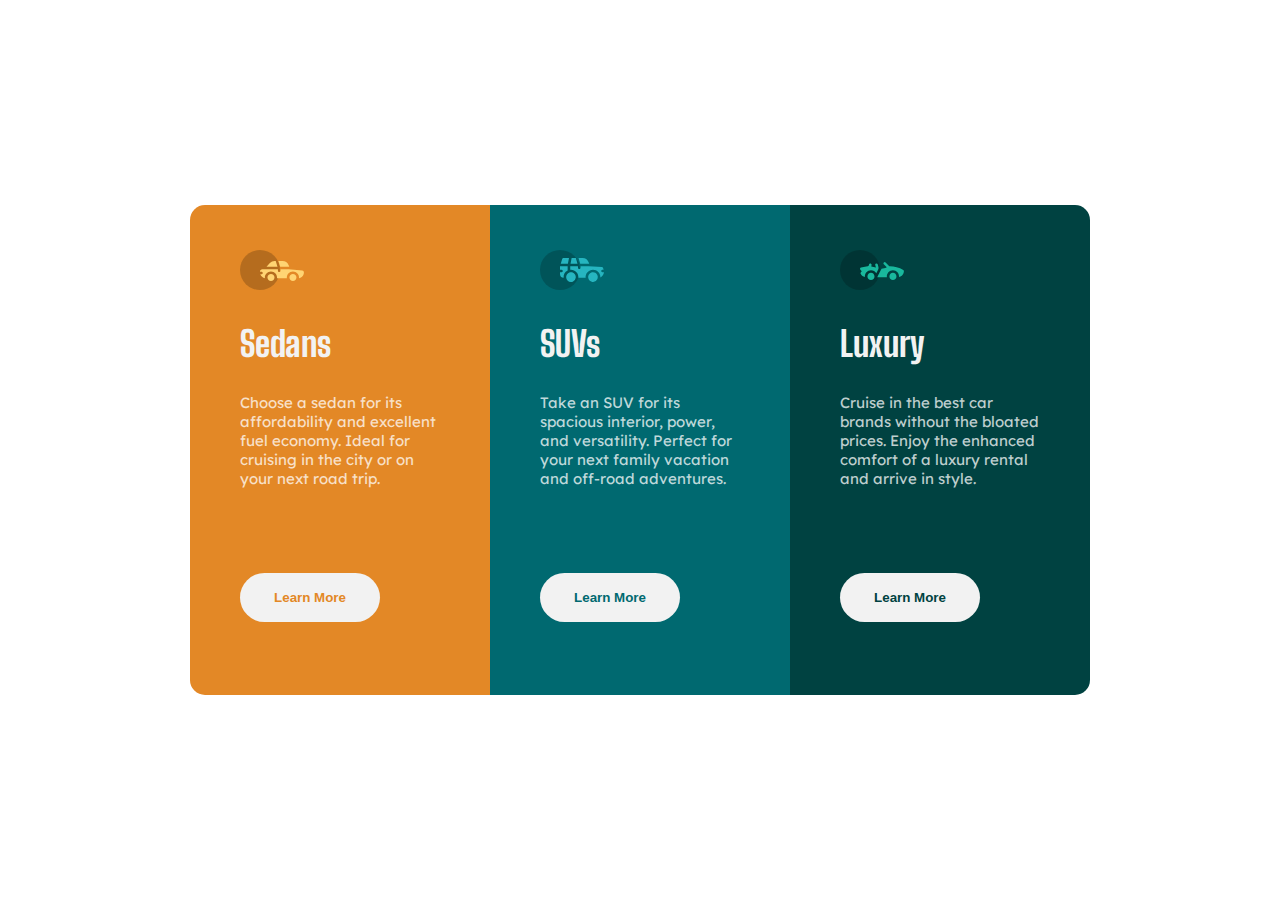
<file: 3-column-preview-card-component-main/column-preview.html>
<!DOCTYPE html>
<html lang="en">
  <head>
    <meta charset="UTF-8" />
    <meta name="viewport" content="width=device-width, initial-scale=1.0" />
    <!-- displays site properly based on user's device -->

    <link
      rel="icon"
      type="image/png"
      sizes="32x32"
      href="./images/favicon-32x32.png"
    />

    <link rel="stylesheet" href="./style.css" />

    <title>Frontend Mentor | 3-column preview card component</title>

    <!-- Feel free to remove these styles or customise in your own stylesheet 👍 -->
    <style>
      .attribution {
        font-size: 11px;
        text-align: center;
      }
      .attribution a {
        color: hsl(228, 45%, 44%);
      }
    </style>
  </head>
  <body>
    <div class="container">
      <div class="card">
        <!--section-->

        <div class="image">
          <img src="./images/icon-sedans.svg" />
        </div>
        <h2>Sedans</h2>
        <p>
          Choose a sedan for its affordability and excellent fuel economy. Ideal
          for cruising in the city or on your next road trip.
        </p>
        <button>Learn More</button>
        <!--section-->
      </div>

      <div class="card">
        <!--section-->
        <div class="image">
          <img src="./images/icon-suvs.svg" />
        </div>
        <h2>SUVs</h2>
        <p>
          Take an SUV for its spacious interior, power, and versatility. Perfect
          for your next family vacation and off-road adventures.
        </p>
        <button>Learn More</button>
        <!--section-->
      </div>

      <div class="card">
        <!--section-->
        <div class="image">
          <img src="./images/icon-luxury.svg" />
        </div>
        <h2>Luxury</h2>
        <p>
          Cruise in the best car brands without the bloated prices. Enjoy the
          enhanced comfort of a luxury rental and arrive in style.
        </p>
        <button>Learn More</button>
        <!--section-->
      </div>
    </div>

    <!-- <div class="attribution">
      Challenge by
      <a href="https://www.frontendmentor.io?ref=challenge" target="_blank"
        >Frontend Mentor</a
      >. Coded by <a href="#">Your Name Here</a>.
    </div> -->
  </body>
</html>
</file>
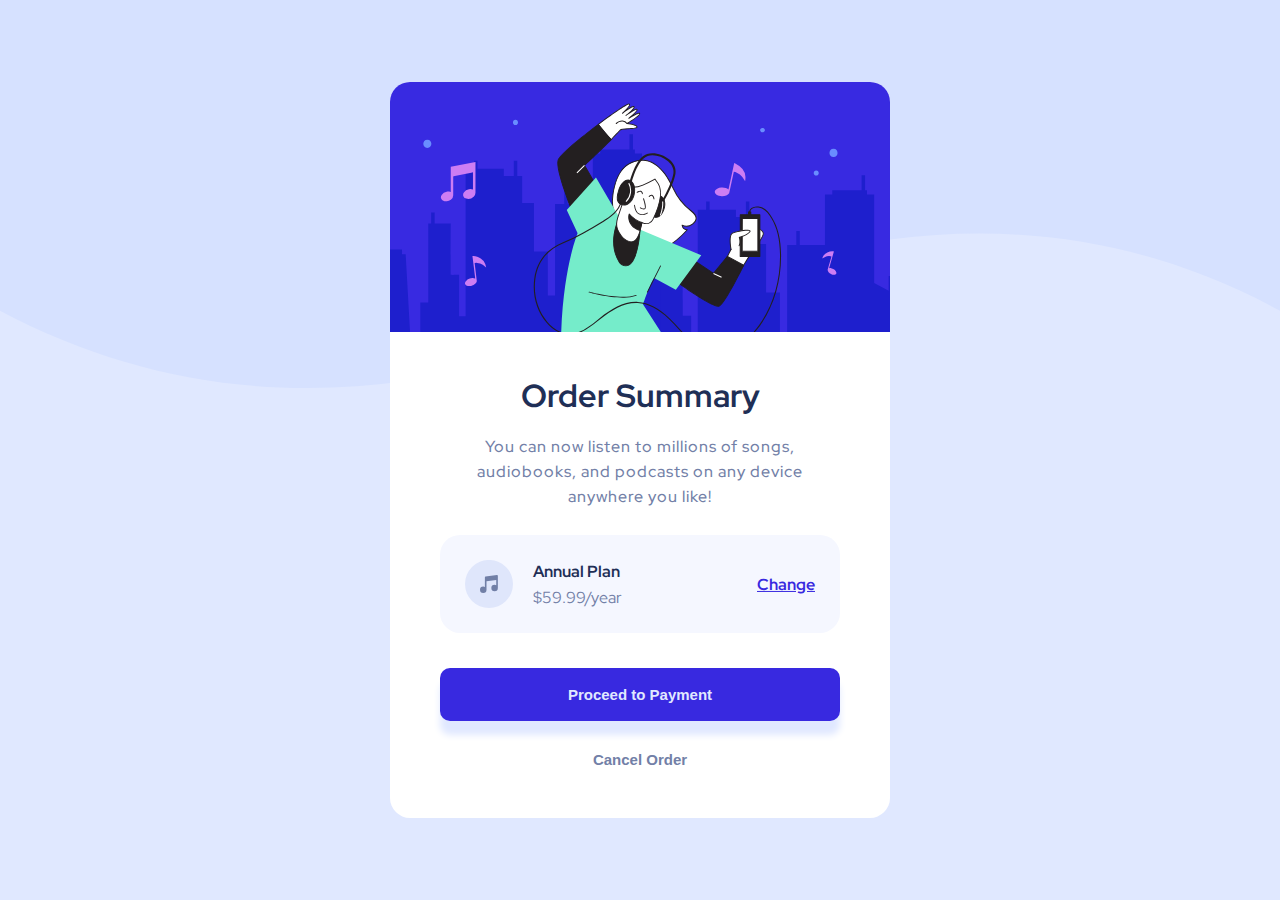
<file: order-summary-component-main/order-summary.html>
<!DOCTYPE html>
<html lang="en">
  <head>
    <meta charset="UTF-8" />
    <meta name="viewport" content="width=device-width, initial-scale=1.0" />
    <!-- displays site properly based on user's device -->

    <link
      rel="icon"
      type="image/png"
      sizes="32x32"
      href="./images/favicon-32x32.png"
    />
    <link rel="stylesheet" href="style.css" />

    <title>Frontend Mentor | Order summary card</title>

    <!-- Feel free to remove these styles or customise in your own stylesheet 👍 -->
    <style>
      .attribution {
        font-size: 11px;
        text-align: center;
      }
      .attribution a {
        color: hsl(228, 45%, 44%);
      }
    </style>
  </head>
  <body>
    <div class="card">
      <!--Image-->
      <div>
        <img
          class="top-image"
          src="./images/illustration-hero.svg"
          alt="illustration-hero"
        />
      </div>
      <!--End Image-->

      <!--Body-->
      <div class="body">
        <h2>Order Summary</h2>
        <p>
          You can now listen to millions of songs, audiobooks, and podcasts on
          any device anywhere you like!
        </p>
      </div>
      <!--End Body-->

      <!-- Annual Plan smal card-->
      <div class="annual-plan">
        <!--Left side - Icon And name and price-->
        <div class="left-side">
          <img src="./images/icon-music.svg" alt="icon-music" />
          <div>
            <h4>Annual Plan</h4>
            <span>$59.99/year</span>
          </div>
        </div>
        <!--Left side - Icon And name and price-->

        <!--Right Side - button -->
        <a>Change</a>
        <!--End Right Side - button -->
      </div>
      <!-- End Annual Plan smal card-->

      <!--Buttons-->
      <div class="buttons">
        <button>Proceed to Payment</button>
        <button>Cancel Order</button>
      </div>
      <!--End Buttons-->
    </div>
    <!--   Annual Plan $59.99/year Change
    Proceed to Payment Cancel Order -->

    <!-- <div class="attribution">
      Challenge by
      <a href="https://www.frontendmentor.io?ref=challenge" target="_blank"
        >Frontend Mentor</a
      >. Coded by <a href="#">Your Name Here</a>.
    </div> -->
  </body>
</html>
</file>
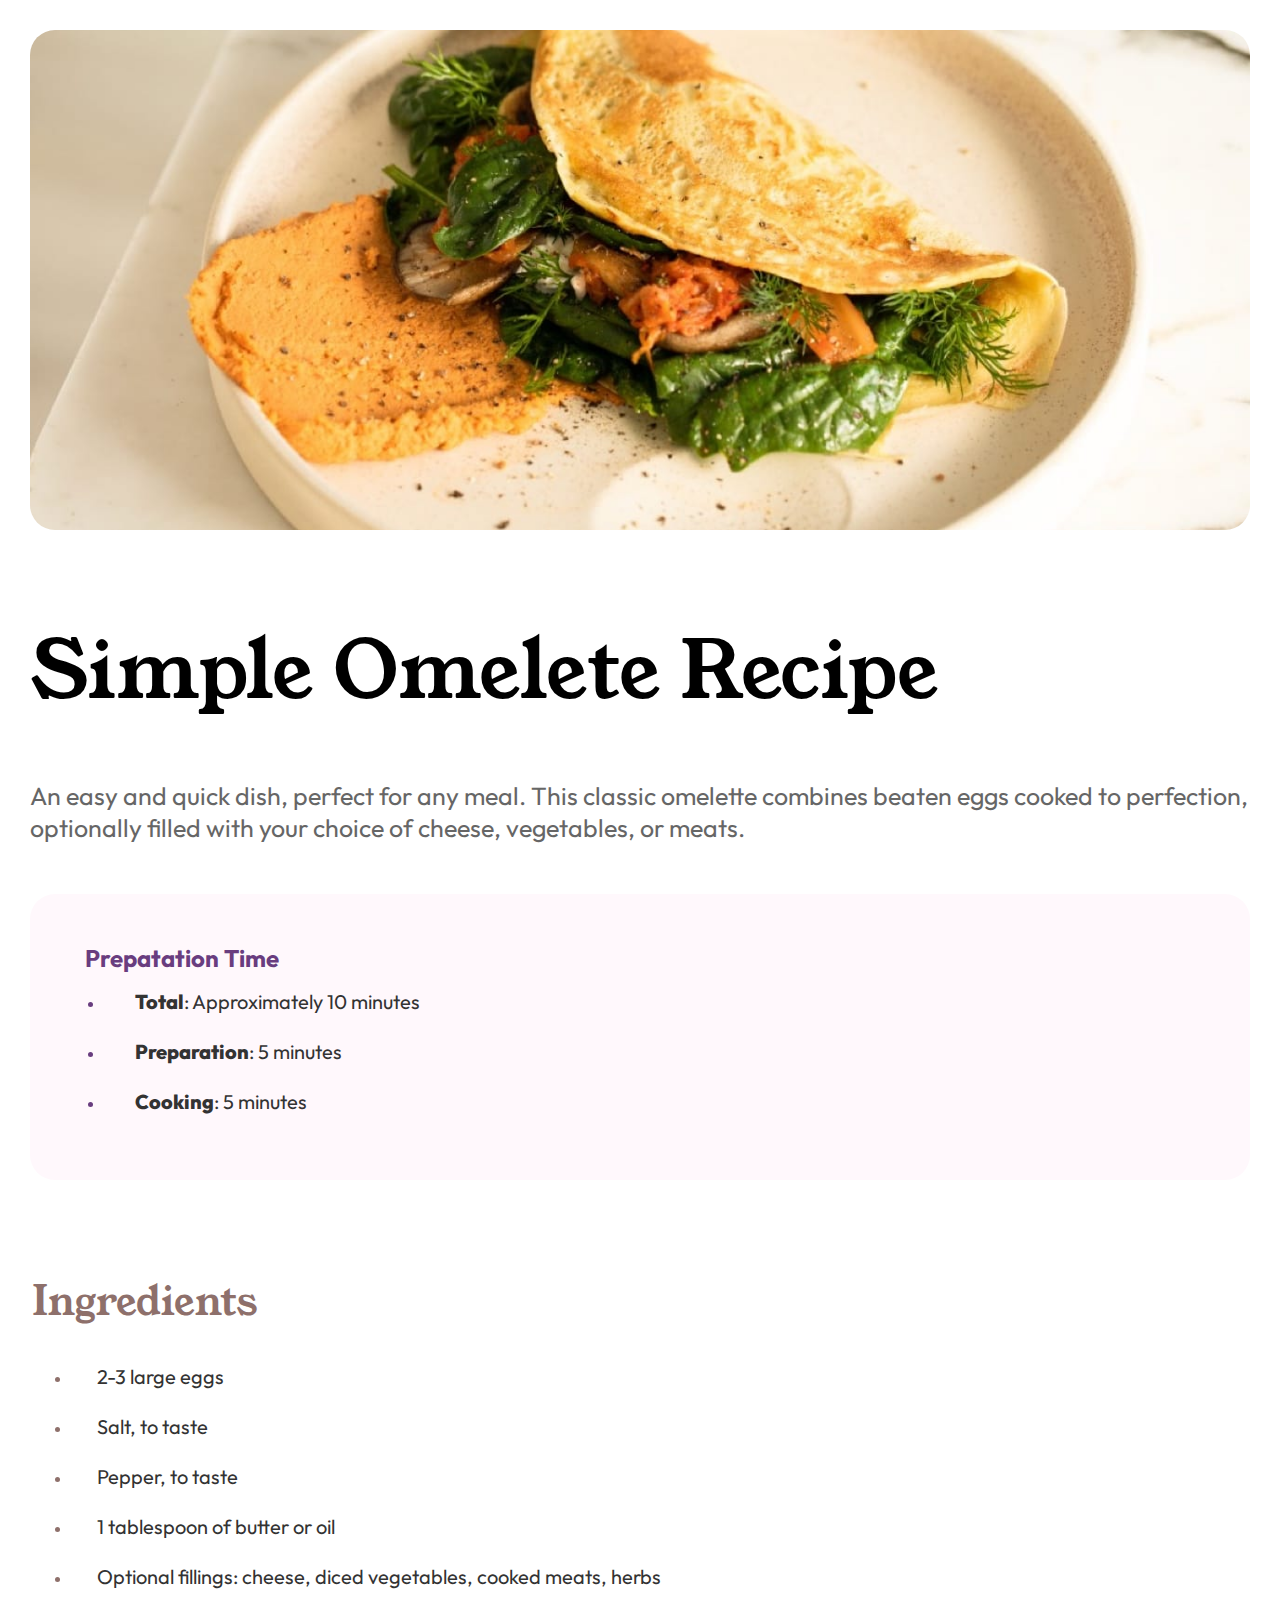
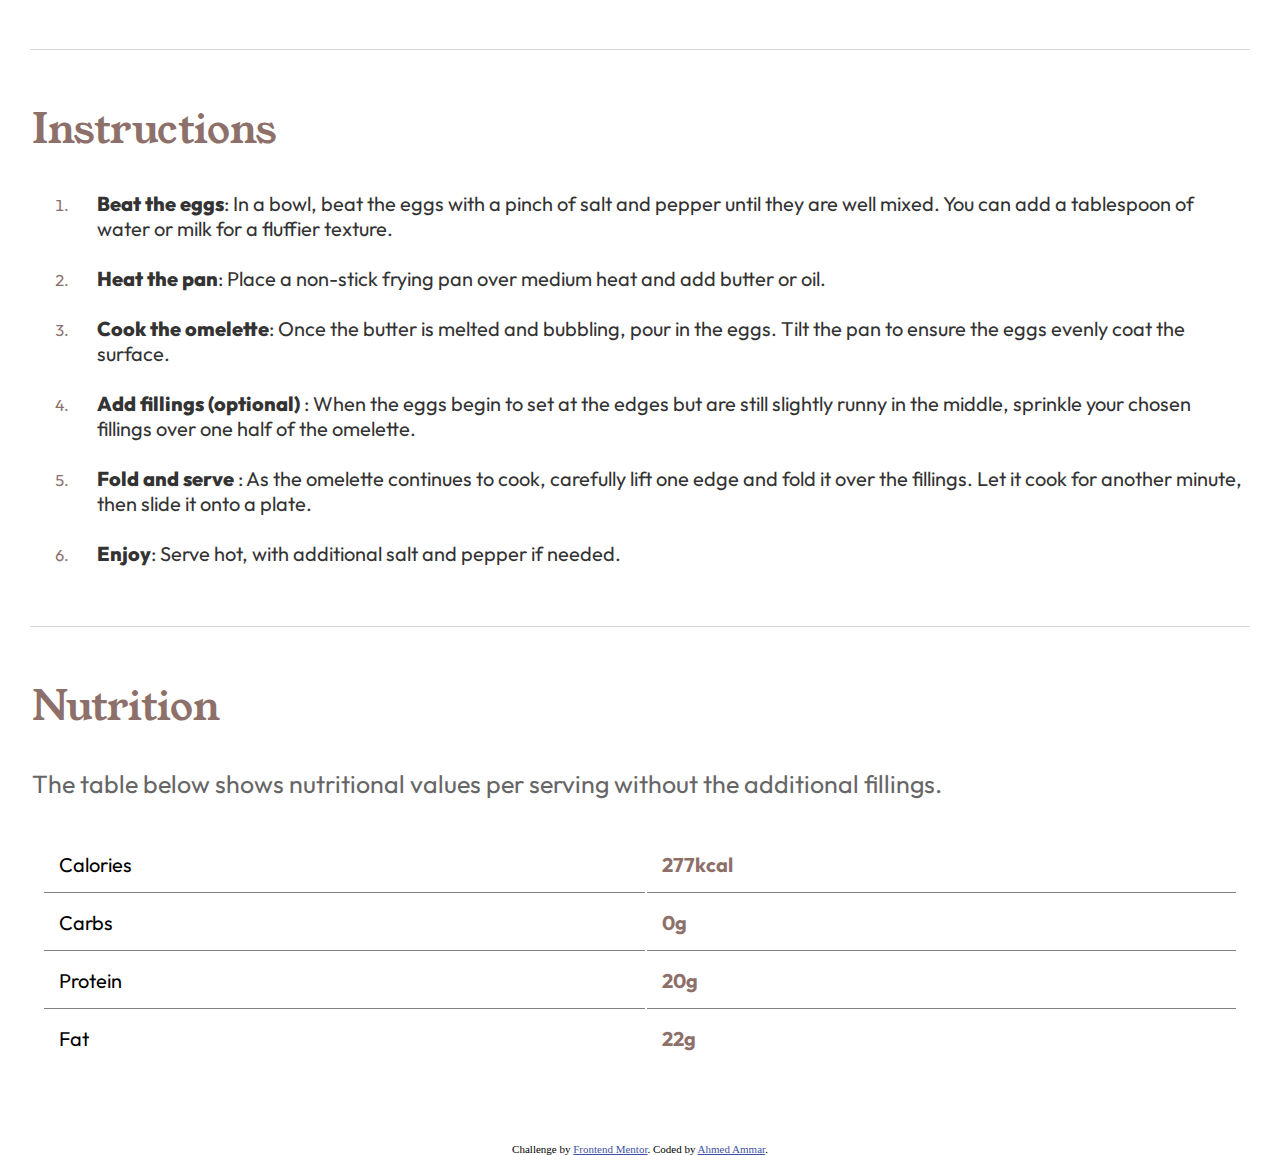
<file: recipe-page-main/recipe-page.html>
<!DOCTYPE html>
<html lang="en">
  <head>
    <meta charset="UTF-8" />
    <meta name="viewport" content="width=device-width, initial-scale=1.0" />
    <!-- displays site properly based on user's device -->

    <link
      rel="icon"
      type="image/png"
      sizes="32x32"
      href="./assets/images/favicon-32x32.png"
    />
    <link rel="stylesheet" href="style.css" />

    <title>Frontend Mentor | Recipe page</title>

    <!-- Feel free to remove these styles or customise in your own stylesheet 👍 -->
    <style>
      .attribution {
        font-size: 11px;
        text-align: center;
      }
      .attribution a {
        color: hsl(228, 45%, 44%);
      }
    </style>
  </head>
  <body>
    <div class="body-recipe">
      <div class="container-recipe">
        <!-- {/* Image Container */} -->
        <div class="img-container-recipe">
          <img src="./assets/images/image-omelette.jpeg" />
        </div>
        <!-- {/* Image Container */} -->
        <div class="content-recipe">
          <!-- {/* Title & Description */} -->

          <h1>Simple Omelete Recipe</h1>
          <p>
            An easy and quick dish, perfect for any meal. This classic omelette
            combines beaten eggs cooked to perfection, optionally filled with
            your choice of cheese, vegetables, or meats.
          </p>
          <!-- {/* Title & Description */} {/* Section Two */} -->
          <div class="section-prepatation">
            <h3>Prepatation Time</h3>
            <ul>
              <li>
                <span>
                  <span class="title-li">Total</span>: Approximately 10 minutes
                </span>
              </li>
              <li>
                <span>
                  <span class="title-li">Preparation</span>: 5 minutes
                </span>
              </li>
              <li>
                <span> <span class="title-li">Cooking</span>: 5 minutes </span>
              </li>
            </ul>
          </div>
          <!-- {/* Section Two */} {/* Section Three Ingredients */} -->
          <div class="container-ingredients">
            <h2>Ingredients</h2>
            <ul>
              <li>
                <span> 2-3 large eggs</span>
              </li>
              <li>
                <span> Salt, to taste</span>
              </li>
              <li>
                <span>Pepper, to taste</span>
              </li>
              <li>
                <span>1 tablespoon of butter or oil</span>
              </li>
              <li>
                <span>
                  Optional fillings: cheese, diced vegetables, cooked meats,
                  herbs
                </span>
              </li>
            </ul>
          </div>
          <!-- {/* Section Three Ingredients */} -->
          <hr />
          <!-- {/* Section Four Instructions */} -->
          <div class="container-instructions">
            <h2>Instructions</h2>
            <ol>
              <li>
                <div>
                  <span class="title-li">Beat the eggs</span>: In a bowl, beat
                  the eggs with a pinch of salt and pepper until they are well
                  mixed. You can add a tablespoon of water or milk for a
                  fluffier texture.
                </div>
              </li>
              <li>
                <div>
                  <span class="title-li">Heat the pan</span>: Place a non-stick
                  frying pan over medium heat and add butter or oil.
                </div>
              </li>
              <li>
                <div>
                  <span class="title-li">Cook the omelette</span>: Once the
                  butter is melted and bubbling, pour in the eggs. Tilt the pan
                  to ensure the eggs evenly coat the surface.
                </div>
              </li>
              <li>
                <div>
                  <span class="title-li">Add fillings (optional)</span> : When
                  the eggs begin to set at the edges but are still slightly
                  runny in the middle, sprinkle your chosen fillings over one
                  half of the omelette.
                </div>
              </li>
              <li>
                <div>
                  <span class="title-li">Fold and serve</span> : As the omelette
                  continues to cook, carefully lift one edge and fold it over
                  the fillings. Let it cook for another minute, then slide it
                  onto a plate.
                </div>
              </li>
              <li>
                <div>
                  <span class="title-li">Enjoy</span>: Serve hot, with
                  additional salt and pepper if needed.
                </div>
              </li>
            </ol>
          </div>
          <!-- {/* Section Four Instructions */} -->
          <hr />
          <!-- {/* Section Four Nutrition */} -->
          <div class="container-nutrition">
            <h2>Nutrition</h2>
            <p>
              The table below shows nutritional values per serving without the
              additional fillings.
            </p>
            <table>
              <tr class="tr">
                <td>Calories</td>
                <td class="table-td">277kcal</td>
              </tr>
              <tr class="tr">
                <td>Carbs</td>
                <td class="table-td">0g</td>
              </tr>
              <tr>
                <td>Protein</td>
                <td class="table-td">20g</td>
              </tr>
              <tr>
                <td>Fat</td>
                <td class="table-td">22g</td>
              </tr>
            </table>
          </div>
          <!-- {/* Section Four Nutrition */} -->
        </div>
      </div>
    </div>
    <div class="attribution">
      Challenge by
      <a href="https://www.frontendmentor.io?ref=challenge" target="_blank"
        >Frontend Mentor</a
      >. Coded by <a href="#">Ahmed Ammar</a>.
    </div>
  </body>
</html>
</file>
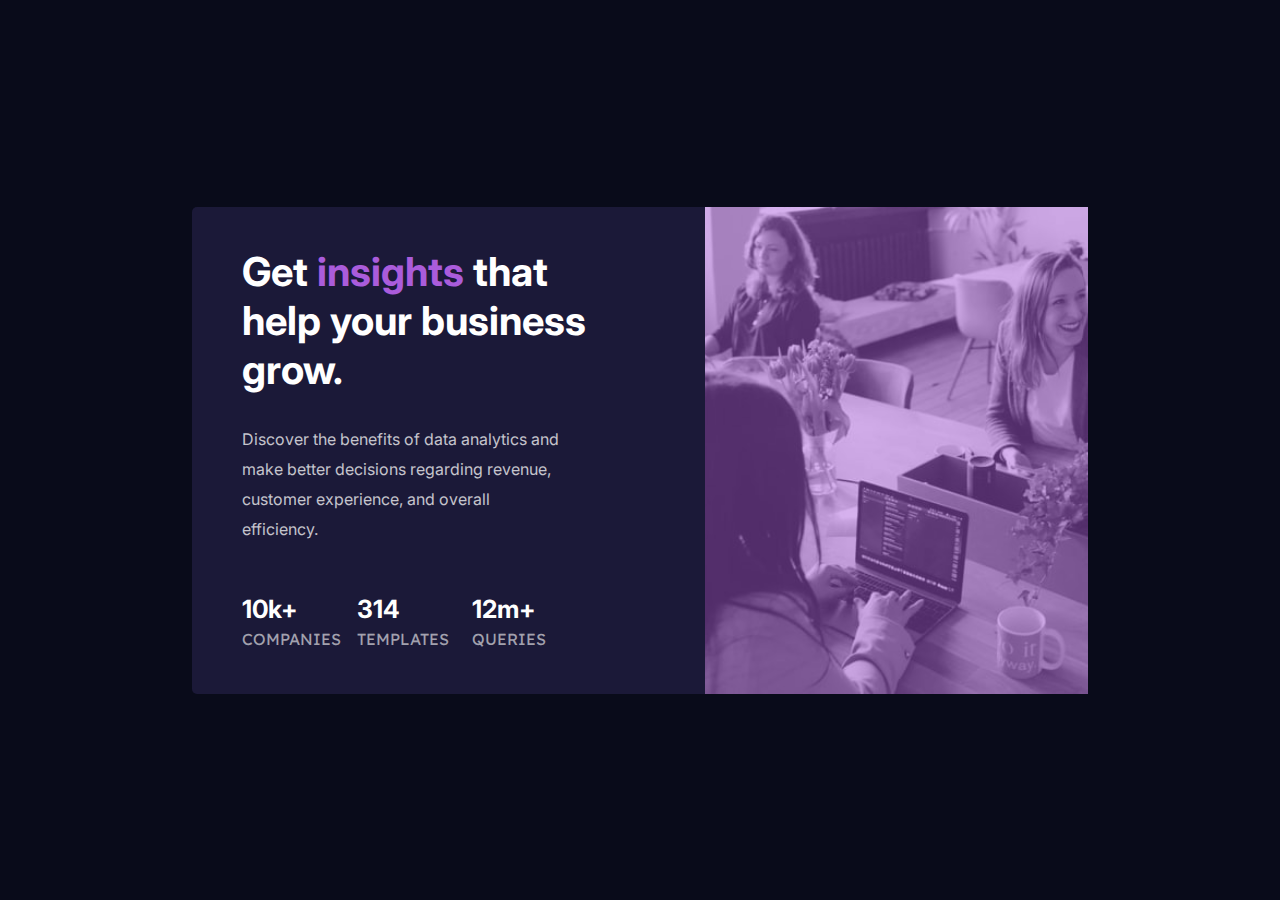
<file: stats-preview-card-component-main/page.html>
<!DOCTYPE html>
<html lang="en">
  <head>
    <meta charset="UTF-8" />
    <meta name="viewport" content="width=device-width, initial-scale=1.0" />
    <!-- displays site properly based on user's device -->

    <link
      rel="icon"
      type="image/png"
      sizes="32x32"
      href="./images/favicon-32x32.png"
    />
    <link rel="stylesheet" href="style.css" />

    <title>Frontend Mentor | Stats preview card component</title>

    <!-- Feel free to remove these styles or customise in your own stylesheet 👍 -->
    <style>
      .attribution {
        font-size: 11px;
        text-align: center;
      }
      .attribution a {
        color: hsl(228, 45%, 44%);
      }
    </style>
  </head>
  <body>
    <div class="container">
      <!--Image-->
      <div>
        <div class="overlay"></div>
        <img src="./images/image-header-desktop.jpg" alt="people in office" />
      </div>
      <!--Image-->

      <!--Description-->
      <div>
        <h1>Get <span>insights</span> that help your business grow.</h1>
        <p>
          Discover the benefits of data analytics and make better decisions
          regarding revenue, customer experience, and overall efficiency.
        </p>
        <div class="statistic">
          <section>
            <h3>10k+</h3>
            <p>companies</p>
          </section>
          <section>
            <h3>314</h3>
            <p>templates</p>
          </section>
          <section>
            <h3>12m+</h3>
            <p>queries</p>
          </section>
        </div>
      </div>
      <!--Description-->
    </div>

    <!--  

    <div class="attribution">
      Challenge by
      <a href="https://www.frontendmentor.io?ref=challenge" target="_blank"
        >Frontend Mentor</a
      >. Coded by <a href="#">Your Name Here</a>.
    </div> -->
  </body>
</html>
</file>
<file: 3-column-preview-card-component-main/style.css>
@import url("https://fonts.googleapis.com/css2?family=Lexend+Deca:wght@100..900&display=swap");
@import url("https://fonts.googleapis.com/css2?family=Big+Shoulders+Display:wght@100..900&display=swap");
:root {
  --bright-orange: hsl(31, 77%, 52%);
  --dark-cyan: hsl(184, 100%, 22%);
  --very-dark-cyan: hsl(179, 100%, 13%);

  /* (paragraphs) */
  --transparent-white: hsla(0, 0%, 100%, 0.75);
  /* (background, headings, buttons) */
  --very-light-gray: hsl(0, 0%, 95%);
}

body {
  margin: 0;
  padding: 0;
  box-sizing: border-box;
  font-family: "Red Hat Display", sans-serif;
  display: relative;
  font-family: "Lexend Deca", serif;
  font-weight: 400;
}

.container {
  position: absolute;
  left: 50%;
  top: 50%;
  width: 900px;

  transform: translate(-50%, -50%);
  border-radius: 15px;
  overflow: hidden;
  display: flex;
  align-items: center;
}

.container .card {
  padding: 45px 50px;
  width: 33%;
  height: 400px;
  color: var(--transparent-white);
}

.container .card:nth-child(1) {
  background-color: var(--bright-orange);
}
.container .card:nth-child(2) {
  background-color: var(--dark-cyan);
}
.container .card:nth-child(3) {
  background-color: var(--very-dark-cyan);
}
.container .card h2 {
  font-family: "Big Shoulders Display", serif;
  font-weight: 800;
  font-size: 35px;
  color: var(--very-light-gray);
}
.container .card p {
  font-size: 15px;
}

.container .card button {
  padding: 17px 22px;
  background-color: var(--very-light-gray);
  border: none;
  border-radius: 40px;
  width: 140px;
  margin-top: 70px;
  font-weight: bold;
}

.container .card:nth-child(1) button {
  color: var(--bright-orange);
}
.container .card:nth-child(2) button {
  color: var(--dark-cyan);
}
.container .card:nth-child(3) button {
  color: var(--very-dark-cyan);
}

@media (max-width: 500px) {
  .container {
    flex-direction: column;
    justify-content: center;
    width: 90%;
    margin-top: 300px;
  }
  .container .card {
    width: 70%;
    padding: 55px 40px;
    height: 340px;
  }
  .container .card button {
    margin-top: 20px;
  }
}
</file>
<file: order-summary-component-main/style.css>
@import url("https://fonts.googleapis.com/css2?family=Red+Hat+Display:ital,wght@0,300..900;1,300..900&display=swap");

:root {
  --pale-blue: hsl(225, 100%, 94%);
  --bright-blue: hsl(245, 75%, 52%);
  --very-pale-blue: hsl(225, 100%, 98%);
  --desaturated-blue: hsl(224, 23%, 55%);
  --dark-blue: hsl(223, 47%, 23%);
}

body {
  margin: 0;
  padding: 0;
  box-sizing: border-box;
  font-family: "Red Hat Display", sans-serif;
  display: relative;

  background-color: var(--pale-blue);
  background-image: url("./images/pattern-background-desktop.svg");
  background-repeat: no-repeat;
  background-size: cover;
}
.card {
  position: absolute;
  left: 50%;
  top: 50%;
  width: 500px;
  transform: translate(-50%, -50%);
  border-radius: 20px;
  overflow: hidden;
  background-color: white;
  display: flex;
  flex-direction: column;
  gap: 10px;
  align-items: center;
  padding-bottom: 20px;
}

/* 1 ================================= */
.card .top-image {
  width: 100%;
  height: 250px;
  object-fit: cover;
}

/* 2 ================================= */
.card .body {
  display: flex;
  flex-direction: column;
  align-items: center;
}
.card .body h2 {
  color: var(--dark-blue);
  font-size: 32px;
  font-weight: bolder;
}

.card .body p {
  font-size: 16px;
  color: var(--desaturated-blue);
  text-align: center;
  width: 80%;
  letter-spacing: 1px;
  font-weight: 500;
  line-height: 25px;
  margin-top: -9px;
}

/* 3 ================================= */
.card .annual-plan {
  display: flex;
  justify-content: space-between;
  align-items: center;
  width: 70%;
  padding: 25px;
  background-color: var(--very-pale-blue);
  border-radius: 20px;
}

.card .annual-plan .left-side {
  display: flex;
  align-items: center;
  gap: 20px;
}
.card .annual-plan .left-side h4 {
  color: var(--dark-blue);
  margin-top: 0px;
  margin-bottom: 5px;
}
.card .annual-plan .left-side span {
  color: var(--desaturated-blue);
}

.card .annual-plan a {
  color: var(--bright-blue);
  font-weight: bolder;
  text-decoration: underline;
}

/* 4 ================================= */
.card .buttons {
  width: 80%;
  margin-top: 25px;
}

.card .buttons button {
  width: 100%;
  padding: 18px;
  margin-bottom: 12px;
  border: none;
  border-radius: 10px;
  font-weight: bold;
  font-size: 15px;
}
.card .buttons button:nth-child(1) {
  background-color: var(--bright-blue);
  color: var(--pale-blue);
  box-shadow: 0px 14px 7px var(--pale-blue);
}

.card .buttons button:nth-child(2) {
  color: var(--desaturated-blue);
  background-color: transparent;
}

@media (max-width: 455px) {
  .card {
    width: 95%;
  }
}
</file>
<file: recipe-page-main/style.css>
@import url("https://fonts.googleapis.com/css2?family=Young+Serif&display=swap");
@import url("https://fonts.googleapis.com/css2?family=Outfit:wght@100..900&display=swap");
body {
  margin: 0;
  padding: 0;
  box-sizing: border-box;
}

.body-recipe {
  margin: 0;
  padding: 0;
  box-sizing: border-box;
  width: 100%;
  display: flex;
  justify-content: center;
  align-items: center;
  font-family: "Outfit", sans-serif;
  /* font-family: "Young Serif", serif; */
}
h1,
h2 {
  font-family: "Young Serif", serif;
}
.container-recipe {
  width: 100%;
  padding: 30px 30px;
  display: flex;
  flex-direction: column;
  align-items: flex-start;
  gap: 30px;
  overflow: hidden;
}

.img-container-recipe {
  width: 100%;
  height: 500px;
  overflow: hidden;
}
.img-container-recipe img {
  object-fit: cover;
  width: 100%;
  height: 100%;
  border-radius: 25px;
}

.content-recipe h1 {
  font-size: 80px;
  font-weight: 100;
}
.container-recipe p {
  color: #666;
  font-size: 25px;
  font-weight: 400;
}

.container-recipe .section-prepatation {
  padding: 25px 35px;
  background-color: #fff8fc;
  margin: 50px 0;
  /* background-color: rgb(243, 232, 248); */
  border-radius: 25px;
  display: flex;
  flex-direction: column;
  align-items: start;
}

.container-recipe .section-prepatation h3 {
  margin-bottom: 0px;
  margin-left: 20px;
  color: rgb(105, 61, 127);
  font-size: x-large;
}
.container-recipe .section-prepatation ul li {
  margin-bottom: 25px;
}
.container-recipe .section-prepatation ul li::marker {
  color: rgb(105, 61, 127);
}
.container-recipe .section-prepatation ul li span {
  margin-left: 15px;
  color: #333;
  font-size: 20px;
}
.container-recipe .section-prepatation ul li .title-li,
.container-recipe .container-instructions ol li .title-li {
  font-weight: 800;
}

.container-recipe .container-ingredients,
.container-recipe .container-instructions,
.container-recipe .container-nutrition {
  padding: 10px 2px;
  margin-bottom: 25px;
}
.container-recipe .container-ingredients h2,
.container-recipe .container-instructions h2,
.container-recipe .container-nutrition h2 {
  font-size: 40px;
  color: #8e706b;
  font-weight: 100;
}
.container-recipe .container-ingredients ul li,
.container-recipe .container-instructions ol li {
  margin-bottom: 25px;
}
.container-recipe .container-ingredients ul li span,
.container-recipe .container-instructions ol li div {
  color: #333;
  font-size: 20px;
  margin-left: 25px;
}
.container-recipe .container-ingredients ul li::marker,
.container-recipe .container-instructions ol li::marker {
  color: #8e706b;
}
hr {
  background-color: rgb(215, 213, 213);
  height: 1px;
  border: none;
}
table {
  width: 100%;
  font-size: 20px;
  padding: 10px;
}
.table-td {
  color: #8e706b;
  font-weight: 700;
}
td {
  padding: 15px;
  border-bottom: 1px solid grey;
}
tr:last-child td {
  border: none;
}
@media (max-width: 767px) {
  .content-recipe h1 {
    font-size: 50px;
  }
}
@media (max-width: 400px) {
  .container-recipe {
    padding: 0;
  }
  .content-recipe {
    padding: 1px 20px;
  }
  .img-container-recipe {
    height: 200px;
  }
  .img-container-recipe img {
    border-radius: 0;
  }
  .content-recipe h1 {
    font-size: 35px;
  }
  table {
    font-size: 17px;
  }
}
</file>
<file: stats-preview-card-component-main/style.css>
@import url("https://fonts.googleapis.com/css2?family=Inter:ital,opsz,wght@0,14..32,100..900;1,14..32,100..900&display=swap");

/* font-family: "Inter", serif;
  font-optical-sizing: auto;
  font-weight: <weight>;
  font-style: normal; */

@import url("https://fonts.googleapis.com/css2?family=Lexend+Deca:wght@100..900&display=swap");

/* font-family: "Lexend Deca", serif;
font-optical-sizing: auto;
font-weight: <weight>;
font-style: normal; */

:root {
  --very-dark-blue: hsl(233, 47%, 7%);
  --dark-desaturated-blue: hsl(244, 38%, 16%);
  --soft-violet: hsla(277, 64%, 61%, 0.478);
  --soft-violet2: hsla(277, 64%, 61%);

  --white: hsl(0, 0%, 100%);
  --slightly-transparent-white-p: hsla(0, 0%, 100%, 0.75);
  --slightly-transparent-white-h: hsla(0, 0%, 100%, 0.6);
}
* {
  margin: 0;
  padding: 0;
  box-sizing: border-box;
}

body {
  background-color: var(--very-dark-blue);
  font-family: "Inter", serif;
  display: flex;
  align-items: center;
  justify-content: center;
  overflow: hidden;
  height: 100vh;
}

.container {
  border-radius: 5px;
  width: 70%;
  background-color: var(--dark-desaturated-blue);
  display: flex;
  gap: 30px;
  flex-direction: row-reverse;
}

.container div:nth-of-type(1) {
  position: relative;
  overflow: hidden;

  flex: 1;
}
.container div:nth-of-type(1) .overlay {
  position: absolute;
  width: 100%;
  height: 100%;
  background-color: var(--soft-violet);
}
.container div img {
  object-fit: cover;
  width: 100%;
  height: 100%;
}
.container div:nth-of-type(2) {
  padding: 40px 50px;
  flex: 1;
}

.container div:nth-of-type(2) h1 {
  color: var(--white);
  margin-bottom: 30px;
  font-size: 40px;
}
.container div:nth-of-type(2) h1 span {
  color: var(--soft-violet2);
}

.container div:nth-of-type(2) p {
  color: var(--slightly-transparent-white-p);

  line-height: 30px;

  width: 85%;
}

.container .statistic {
  display: flex;
  align-items: center;
  justify-content: space-between;
  width: 90%;
  margin-top: 50px;
}
.container .statistic section {
  flex: 1;
}
.container .statistic section h3 {
  color: var(--white);
  font-size: 25px;
  font-weight: bolder;
}

.container .statistic section p {
  text-transform: uppercase;
  color: var(--slightly-transparent-white-h);
  font-family: "Lexend Deca", serif;
}

@media (max-width: 700px) {
  .container {
    margin: 40px 1px;
    flex-direction: column;
    gap: 10px;
    width: 90%;
    height: 90%;
  }
  .container div:nth-of-type(1) {
    height: 30%;
    width: 100%;
    overflow: hidden;
    flex: 1;
  }
  .container div:nth-of-type(2) {
    padding: 20px;
    display: flex;
    flex-direction: column;
    align-items: center;
    justify-content: center;
    flex: 2;
    margin-bottom: 0;
  }
  .container div:nth-of-type(2) h1 {
    font-size: 30px;
    margin-bottom: 15px;
    text-align: center;
  }
  .container div:nth-of-type(2) p {
    text-align: center;
    line-height: 30px;
    font-size: 18px;
  }

  .container .statistic {
    flex-direction: column;
    justify-content: space-evenly;
    align-items: center;
    margin-top: 20px;
  }
  .container .statistic section {
    display: flex;
    flex-direction: column;
    align-items: center;
    justify-content: center;
  }
  .container .statistic section h3 {
    font-size: 25px;
  }
  .container .statistic section p {
    font-size: 18px;
  }
}
</file>
